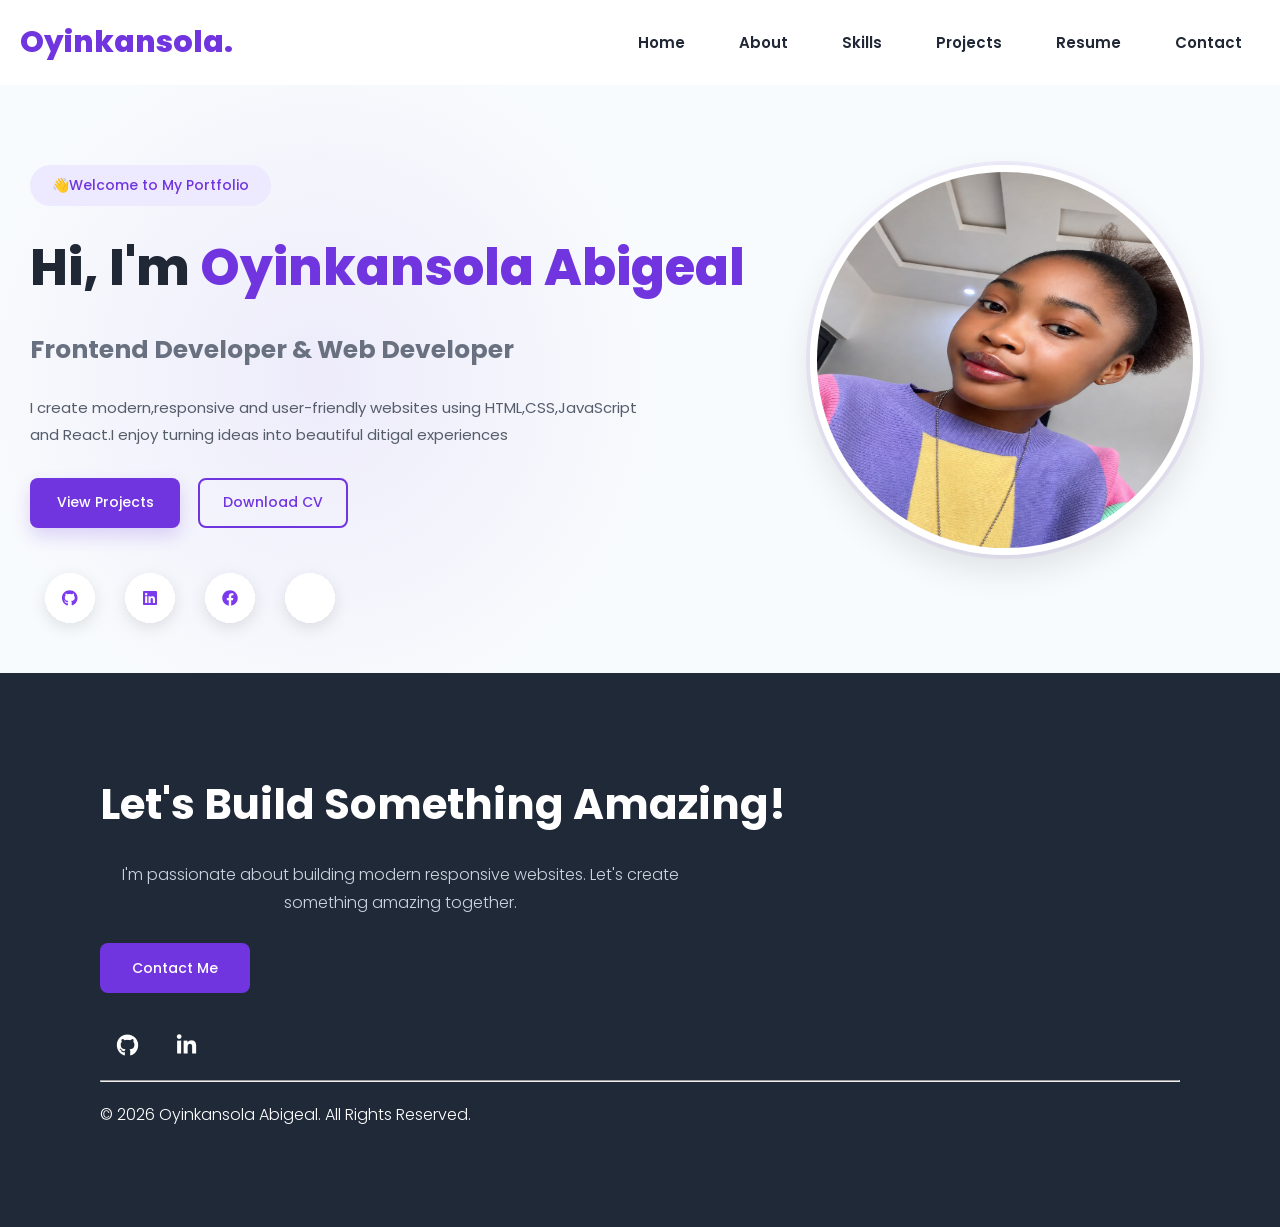
<file: index.html>
<!DOCTYPE html>
<html lang="en">
<head>
    <meta charset="UTF-8">
    <meta name="viewport" content="width=device-width, initial-scale=1.0">
    <title>Oyinkansola</title>
    <link rel="stylesheet" href="style.css">
</head>
<body>



    <!--Header-->

    <header class="header">

         <a class="but"  href="#">
            Oyinkansola<span>.</span>
        </a>

    


        <!---Navigation-->


<nav class="navbar">


    <a href="index.html" class="active">Home</a>
    <a href="about.html">About</a>
    <a href="skills.html">Skills</a>
    <a href="#projects.html">Projects</a>
    <a href="#resume.html">Resume</a>
    <a href="#contact.html">Contact</a>

</nav>


<!---mobile-->

<nav class="mobilenav">
    <input type="checkbox" id="menu-toggle" class="menu-toggle">

    <label for="menu-toggle" class="menu-btn">
        <img class="class"  src="assests/two icon.svg" alt="">
    </label>


<div class="mobile-menu">

    <li><a href="index.html" class="active">Home</a></li>
    <li><a href="about.html">About</a></li>
    <li><a href="skills.html">Skills</a></li>
    <li><a href="projects.html">Projects</a></li>
    <li><a href="resume.html">Resume</a></li>
    <li><a href="contact.html">Contact</a></li>

    </div>
</nav>

</header>



<!---Home section-->


<section class="home">

    <div class="home-cointainer">

        <!---LEFT CONTENT-->

        <img  class="my"  src="assests/port img.jpeg" alt="">
        
        <div class="home-content">

            <div class="welcome">👋Welcome to My Portfolio</div>

            <h1> Hi, I'm <span class="oyin">Oyinkansola Abigeal</span></h1>

            <h2>Frontend Developer &amp; Web Developer</h2>


            <p> I create modern,responsive and user-friendly websites using HTML,CSS,JavaScript and 
                React.I enjoy turning ideas into beautiful ditigal experiences</p>



                <div class="buttons">

                    <a href="#projects" class="btn primary">View Projects</a>

                    <a href="cv.pdf" class="btn secondary" download>Download CV</a>
                </div>


                <div class="socials">
                    <img class="idk" src="assests/ah.svg" alt="">
                    <img  class="idk" src="assests/what.svg" alt="">
                    <img  class="idk" src="assests/hmm.svg" alt="">
                    <img class="idk" src="assests/Link.svg" alt="">
                </div>
              </div>
             </div>


                <img  class="image-circle"  src="assests/port img.jpeg"
                  alt="oyinkansola">

    
    </div>
</section>


<!---Footer-->


<footer>

    <h2 class="build">Let's Build Something Amazing!</h2>

    <p class="buildp">I'm passionate about building modern responsive websites. Let's create something 
                     amazing together.</p>

    <div class="mee">
                      <a href="#me" class="btn me">Contact Me</a>

                      </div>

                      <div class="okay">

                      <img src="assests/opener.png" alt="">
                     <img src="assests/open.png" alt="">
                     </div>

    <hr>


    <small>© 2026 Oyinkansola Abigeal. All Rights Reserved.</small>
</footer>

</body>
</html>
</file>
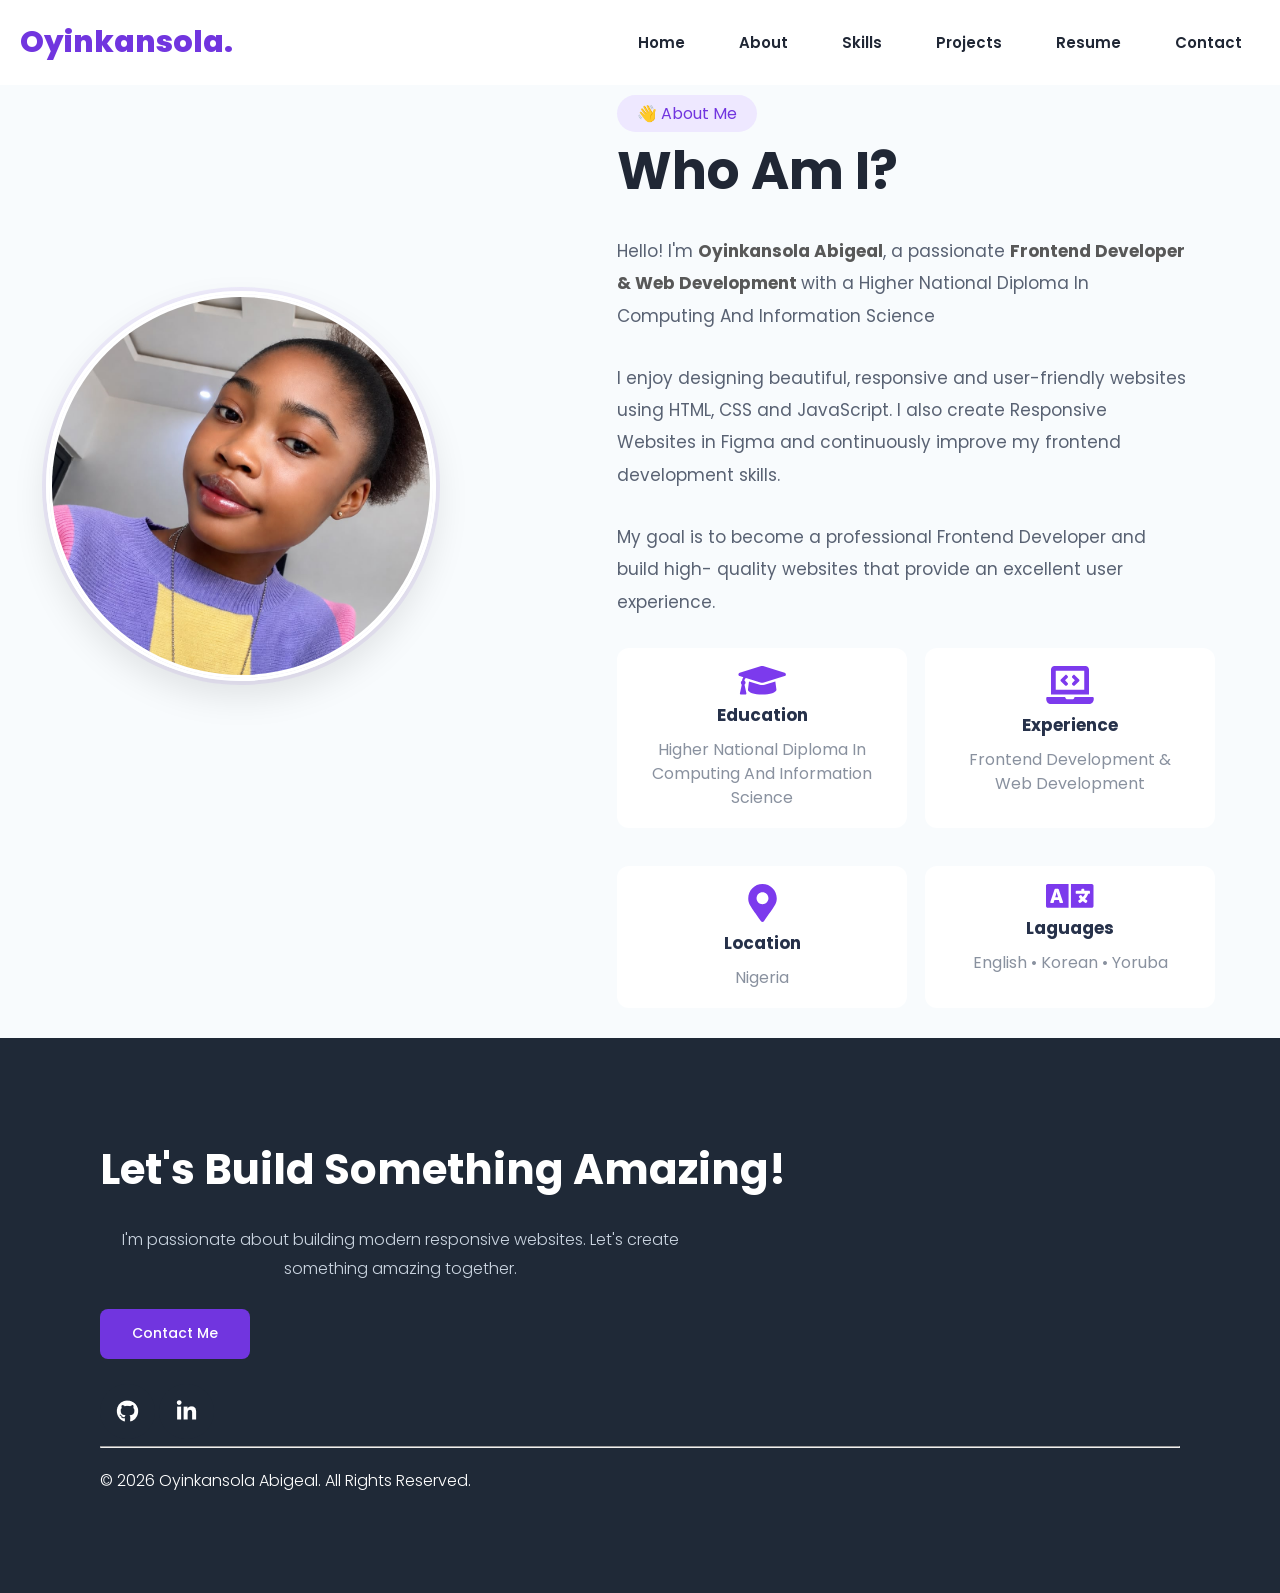
<file: about.html>
<!DOCTYPE html>
<html lang="en">
<head>
    <meta charset="UTF-8">
    <meta name="viewport" content="width=device-width, initial-scale=1.0">
    <title>About | Oyinkansola </title>
    <link rel="stylesheet" href="style.css">
</head>
<body>

    <!--Header-->

    <header class="header">


        <a class="but"  href="#">
            Oyinkansola<span>.</span>
        </a>


        <!---Navigation-->

        <nav class="navbar">

           <a href="index.html" class="active">Home</a>
           <a href="about.html" classs="active">About</a>
           <a href="skills.html">Skills</a>
           <a href="projects.html">Projects</a>
           <a href="resume.html">Resume</a>
           <a href="contact.html">Contact</a>

        </nav>

    



    <!---mobile-->

<nav class="mobilenav">
    <input type="checkbox" id="menu-toggle" class="menu-toggle">

    <label for="menu-toggle" class="menu-btn">
        <img class="class"  src="assests/two icon.svg" alt="">
    </label>

<div class="mobile-menu">



    <li><a href="index.html">Home</a></li>
    <li><a href="about.html"  class="active">About</a></li>
    <li><a href="skills.html">Skills</a></li>
    <li><a href="project.html">Projects</a></li>
    <li><a href="resume.html">Resume</a></li>
    <li><a href="contact.html">Contact</a></li>
</nav>
    </header>

    <section class="about">


        <div class="about-container">

             <img  class="my"  src="assests/port img.jpeg" alt="">

            <!--Right image-->

          <div class="about-image">

            <div class="about-circle">

            <img class="about-circle" src="assests/port img.jpeg" alt="">
            </div>

            </div>



            <div class="about-content">

                 <div class="about-badge">
            👋 About Me
        </div>

                <h2 class="who">Who Am I?</h2>

                <p class="whope">

                    Hello! I'm <strong>Oyinkansola Abigeal</strong>, a passionate 
                    <strong>Frontend Developer & Web Development </strong> 
                    with a Higher National Diploma In Computing
                             And Information Science</p>
                </p>

                <p class="whopn">
                    I enjoy designing beautiful, responsive and user-friendly websites using
                    HTML, CSS and JavaScript. I also create Responsive Websites in Figma and
                    continuously improve my frontend development skills.
                </p>

                <p class="whopm">
                    My goal is to become a professional Frontend Developer and build high-
                    quality websites that provide an excellent user experience.
                </p>

            



                <div class="about-cards">

                    <div class="about-card">

                        <img src="assests/education.svg" alt="">
                        <h3 class="tion">Education</h3>
                        <p class="tionp">Higher National Diploma In Computing
                             And Information Science</p>
                    </div>


                    <div class="about-card">

                        <img src="assests/computer.svg" alt="">
                        <h3 class="tion">Experience</h3>
                        <p class="tionp">Frontend Development & Web Development</p>
                    </div>


                    <div class="about-card" id="nigeria">

                        <img src="assests/location.svg" alt="">
                        <h3 class="tion">Location</h3>
                        <p class="tionp">Nigeria</p>
                    </div>


                    <div class="about-card" id="nigeria">

                        <img src="assests/sym.svg" alt="">
                        <h3 class="tion">Laguages</h3>
                        <p class="tionp">English • Korean • Yoruba</p>
                    </div>

                
            </div>
            </div>
        </div>
    </section>


    <!---Footer-->


<footer>

    <h2 class="build">Let's Build Something Amazing!</h2>

    <p class="buildp">I'm passionate about building modern responsive websites. Let's create something 
                     amazing together.</p>

    <div class="mee">
                      <a href="#me" class="btn me">Contact Me</a>

                      </div>

                      <div class="okay">

                      <img src="assests/opener.png" alt="">
                     <img src="assests/open.png" alt="">
                     </div>

    <hr>


    <small>© 2026 Oyinkansola Abigeal. All Rights Reserved.</small>
</footer>

</body>
</html>
</file>
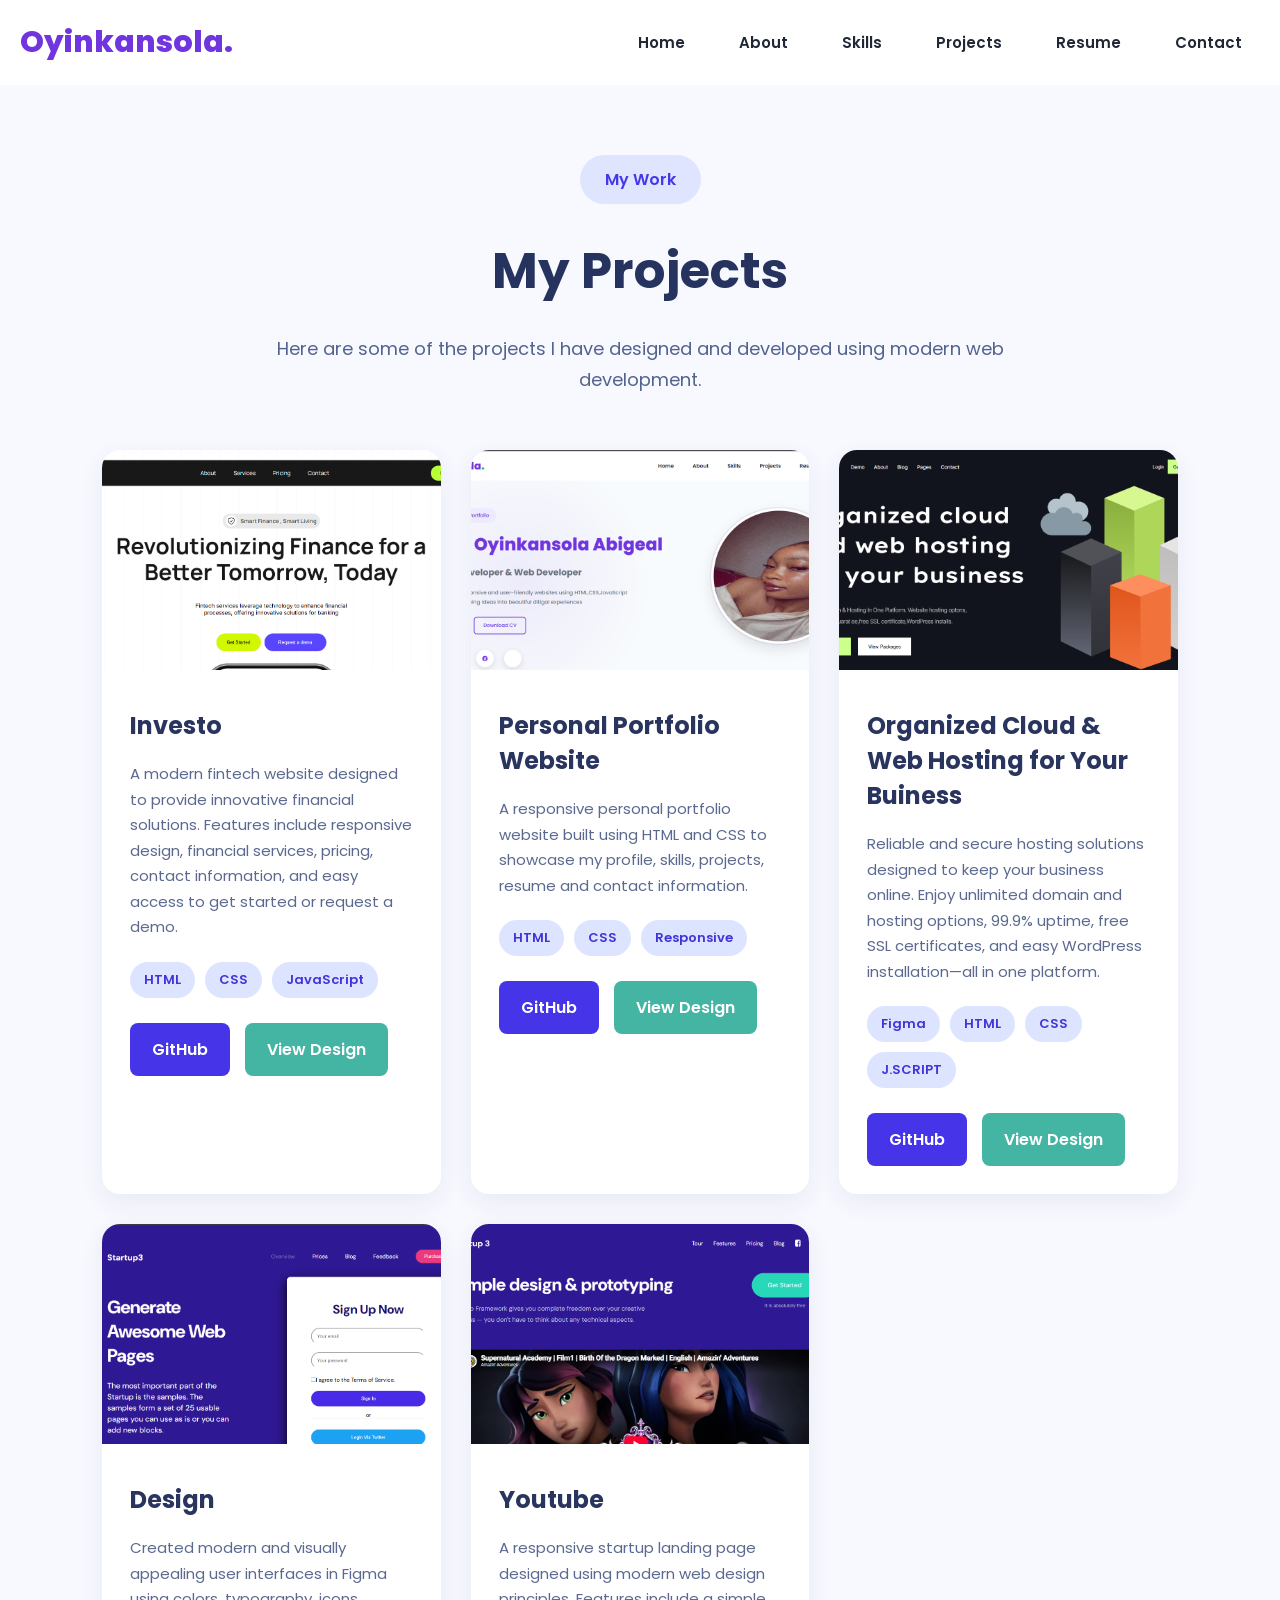
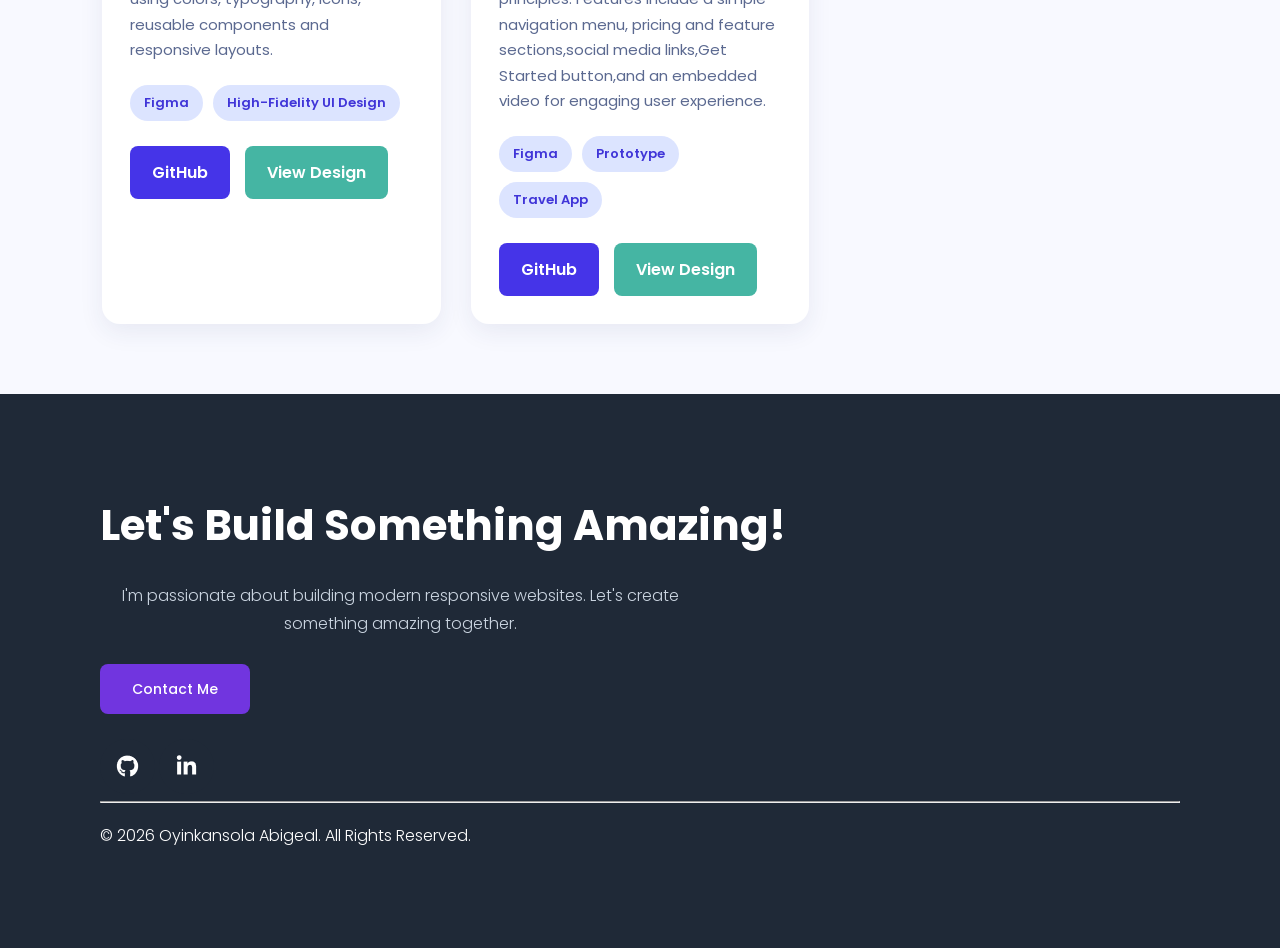
<file: projects.html>
<!DOCTYPE html>
<html lang="en">
<head>
    <meta charset="UTF-8">
    <meta name="viewport" content="width=device-width, initial-scale=1.0">
    <title>Oyinkansola</title>
    <link rel="stylesheet" href="style.css">
</head>
<body>
    


     <!---Header-->

    <header class="header">

       <a class="but"  href="#">
            Oyinkansola<span>.</span>
        </a>



        <nav class="navbar">

            <a href="index.html">Home</a>

            <a href="about.html">About</a>

            <a href="skills.html">Skills</a>

            <a href="projects.html" class="active">Projects</a>

            <a href="resume.html">Resume</a>

            <a href="contact.html">Contact</a>

        </nav>




 <!---mobile-->

   <nav class="mobilenav">
    <input type="checkbox" id="menu-toggle" class="menu-toggle">

    <label for="menu-toggle" class="menu-btn">
        <img class="class"  src="assests/two icon.svg" alt="">
    </label>

<div class="mobile-menu">



    <li><a href="index.html">Home</a></li>
    <li><a href="about.html" >About</a></li>
    <li><a href="skills.html" >Skills</a></li>
    <li><a href="projects.html" class="active">Projects</a></li>
    <li><a href="resume.html">Resume</a></li>
    <li><a href="contact.html">Contact</a></li>
</nav>

</header>

    <!-- PROJECTS SECTION -->


    <section class="projects-section">

        <div class="section-label">
           My Work
        </div>

        <h2 class="jets">My Projects</h1>

        <p class="projects-intro">
            Here are some of the projects I have designed and developed
            using modern web development.
        </p>


        
        <div class="projects-container">

        
            <div class="project-card">

                <img src="assests/Screenshot 2026-08-17 213615.png" alt="Smart Calculator">

                <div class="project-content">
                    <h2>Investo</h2>

                    <p>
                       A modern fintech website designed to provide innovative financial
                        solutions. Features include responsive design, financial services,
                        pricing, contact information, and easy access 
                        to get started or request a demo.
                    </p>

                    <div class="tags">
                        <span>HTML</span>
                        <span>CSS</span>
                        <span>JavaScript</span>
                    </div>

                    <div class="project-buttons">
                        <a href="#" class="github-btn">
                           
                            GitHub
                        </a>

                        <a href="#" class="design-btn">
                           
                            View Design
                        </a>
                    </div>
                </div>

            </div>


            
            <div class="project-card">

                <img src="assests/Screenshot 2026-08-17 220236.png" alt="Personal Portfolio">

                <div class="project-content">
                    <h2>Personal Portfolio Website</h2>

                    <p>
                        A responsive personal portfolio website built using
                        HTML and CSS to showcase my profile, skills,
                        projects, resume and contact information.
                    </p>

                    <div class="tags">
                        <span>HTML</span>
                        <span>CSS</span>
                        <span>Responsive</span>
                    </div>

                    <div class="project-buttons">
                        <a href="#" class="github-btn">
                           
                            GitHub
                        </a>

                        <a href="#" class="design-btn">
                          
                            View Design
                        </a>
                    </div>
                </div>

            </div>


            
            <div class="project-card">

                <img src="assests/Screenshot 2026-08-17 215122.png" alt="Wireframing Design">

                <div class="project-content">
                    <h2>Organized Cloud & Web Hosting for Your Buiness</h2>

                    <p>
                        Reliable and secure hosting solutions designed to keep
                         your business online. Enjoy unlimited domain and hosting options, 
                         99.9% uptime, free SSL certificates,
                         and easy WordPress installation—all in one platform.
                    </p>

                    <div class="tags">
                        <span>Figma</span>
                        <span>HTML</span>
                        <span>CSS</span>
                        <span>J.SCRIPT</span>
                    </div>

                    <div class="project-buttons">
                        <a href="#" class="github-btn">
                           
                            GitHub
                        </a>

                        <a href="#" class="design-btn">
                           
                            View Design
                        </a>
                    </div>
                </div>

            </div>


        
            <div class="project-card">

                <img src="assests/Screenshot 2026-08-17 215843.png" alt="High Fidelity UI Design">

                <div class="project-content">
                    <h2>Design</h2>

                    <p>
                        Created modern and visually appealing user
                        interfaces in Figma using colors, typography,
                        icons, reusable components and responsive layouts.
                    </p>

                    <div class="tags">
                        <span>Figma</span>
                        <span>High-Fidelity UI Design</span>
                    </div>

                    <div class="project-buttons">
                        <a href="#" class="github-btn">
                      
                            GitHub
                        </a>

                        <a href="#" class="design-btn">
                          
                            View Design
                        </a>
                    </div>
                </div>

            </div>


        
            <div class="project-card">

                <img src="assests/Screenshot 2026-08-17 214147.png" alt="Travel Booking App">

                <div class="project-content">
                    <h2>Youtube</h2>

                    <p>
                      A responsive startup landing page 
                      designed using modern web design principles.
                      Features include a simple navigation menu,
                      pricing and feature sections,social media links,Get Started button,and an 
                      embedded video for engaging user experience.
                    </p>

                    <div class="tags">
                        <span>Figma</span>
                        <span>Prototype</span>
                        <span>Travel App</span>
                    </div>

                    <div class="project-buttons">
                        <a href="#" class="github-btn">
                           
                            GitHub
                        </a>

                        <a href="#" class="design-btn">
                           
                            View Design
                        </a>
                    </div>
                </div>

            </div>

        </div>

    </section>



</body>
</html>















    <footer>

    <h2 class="build">Let's Build Something Amazing!</h2>

    <p class="buildp">I'm passionate about building modern responsive websites. Let's create something 
                     amazing together.</p>

    <div class="mee">
                      <a href="#me" class="btn me">Contact Me</a>

                      </div>

                      <div class="okay">

                      <img src="/assests/opener.png" alt="">
                     <img src="/assests/open.png" alt="">
                     </div>

    <hr>


    <small>© 2026 Oyinkansola Abigeal. All Rights Reserved.</small>
</footer>


</body>
</html>
</file>
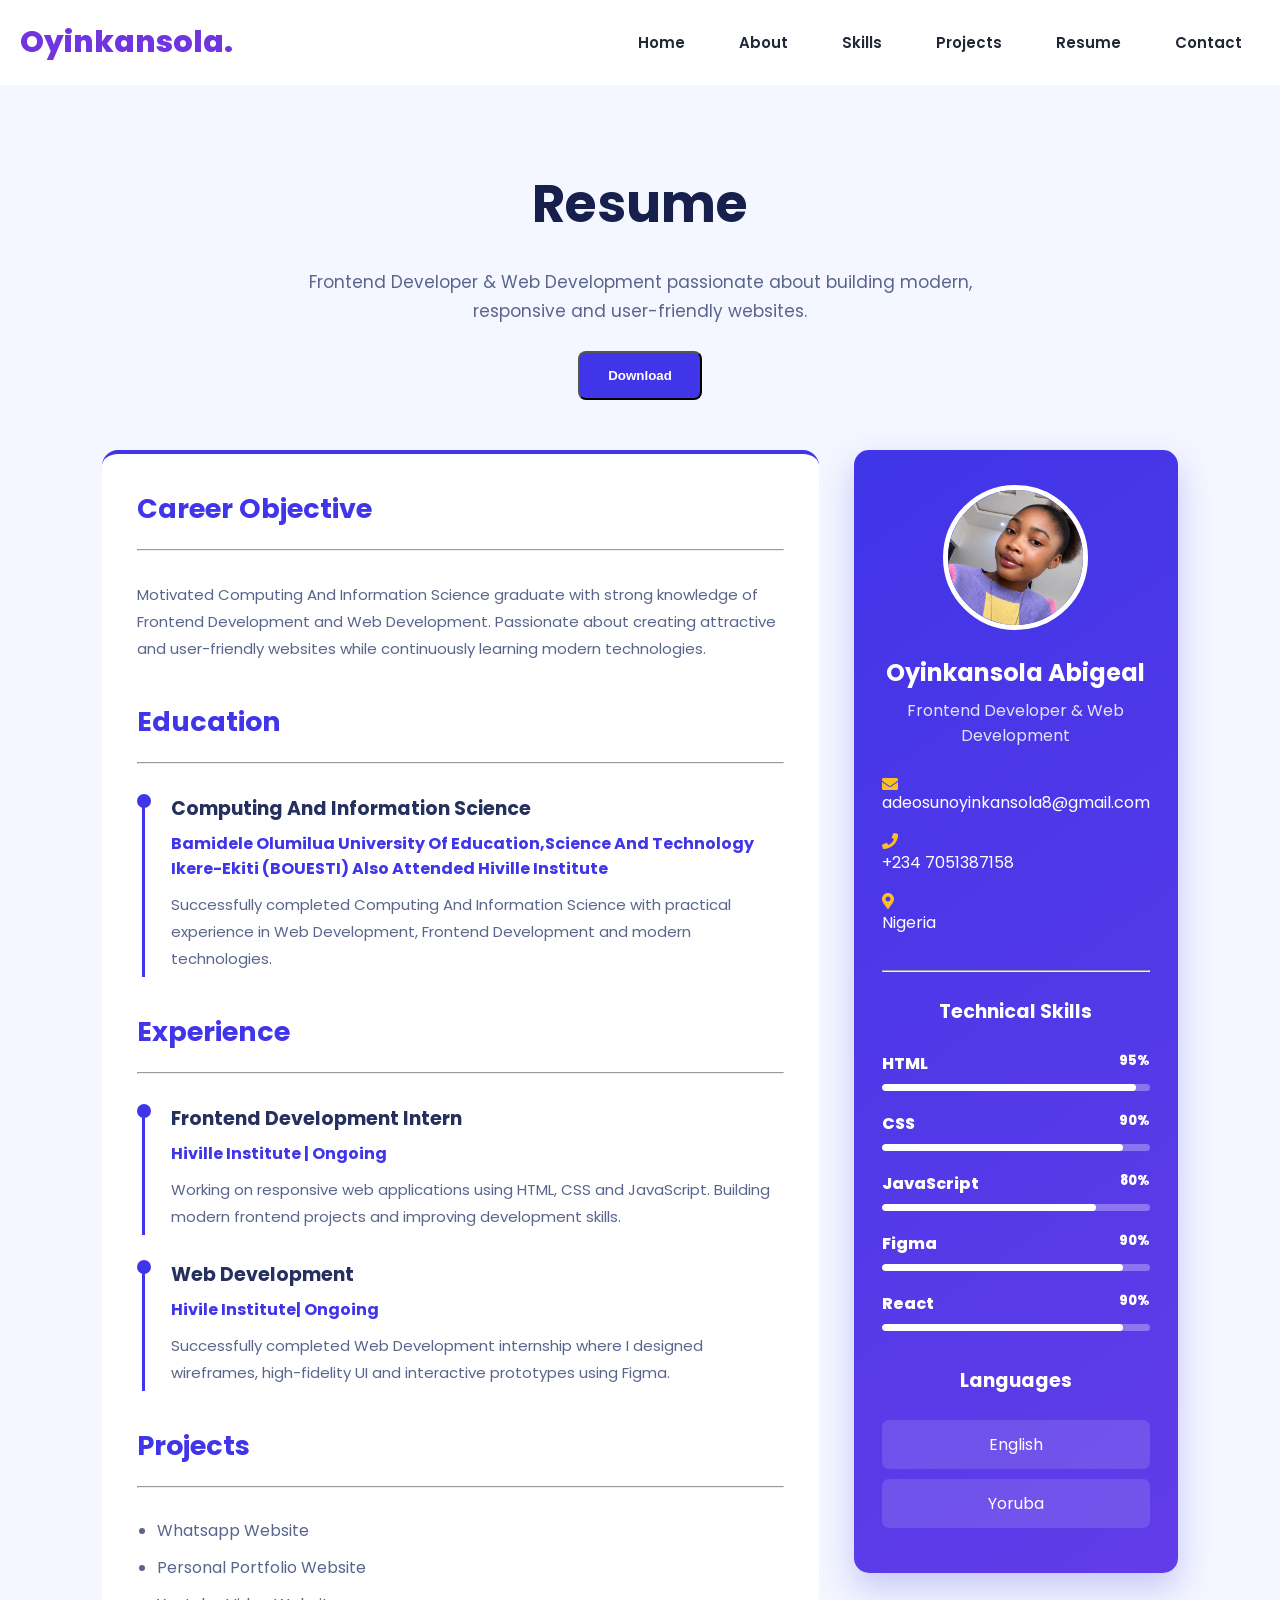
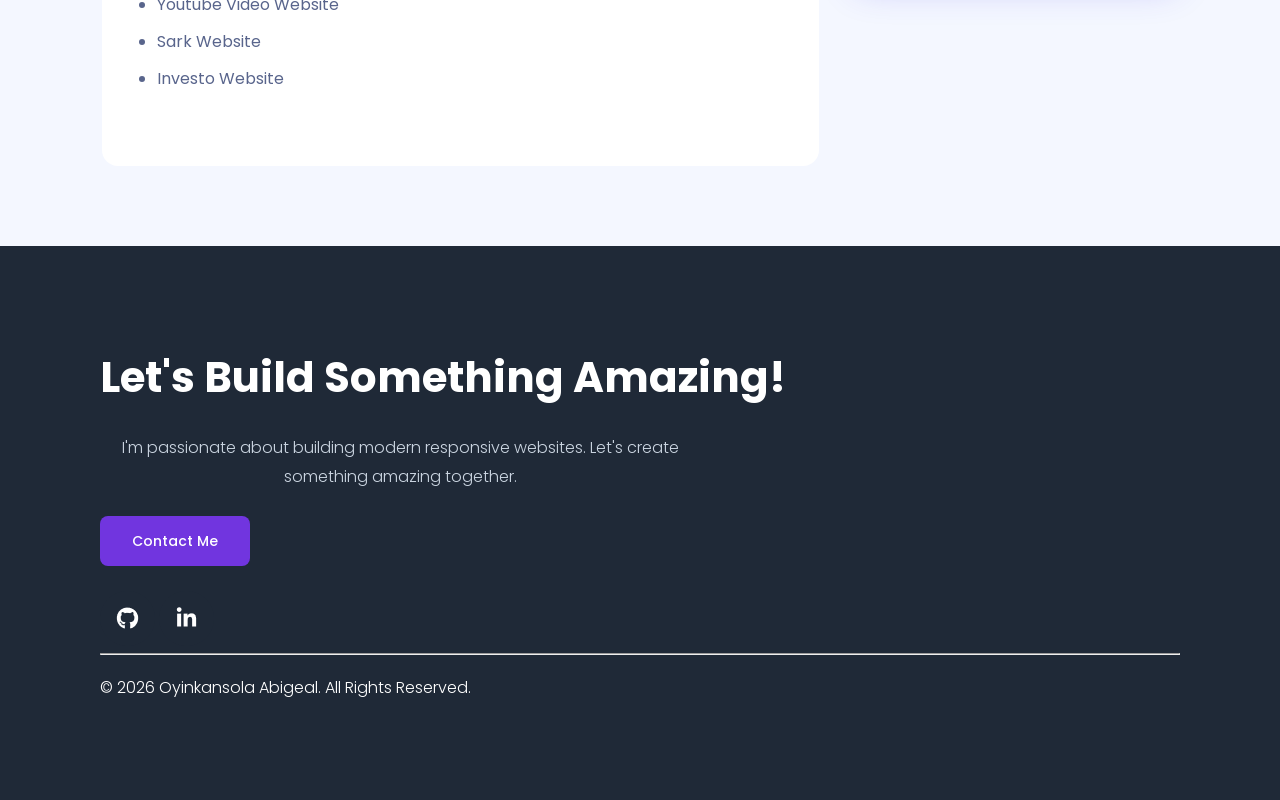
<file: resume.html>
<!DOCTYPE html>
<html lang="en">
<head>
    <meta charset="UTF-8">
    <meta name="viewport" content="width=device-width, initial-scale=1.0">
    <title>Resume | Oyinkansola Abigeal</title>

    <link rel="stylesheet" href="style.css">


</head>

<body>

    <!--Header-->

    <header class="header">

      
       <a class="but"  href="#">
            Oyinkansola<span>.</span>
        </a>
    


        <!---Navigation-->


<nav class="navbar">


    <a href="index.html">Home</a>
    <a href="about.html">About</a>
    <a href="skills.html">Skills</a>
    <a href="projects.html">Projects</a>
    <a href="resume.html" class="active">Resume</a>
    <a href="contact.html">Contact</a>

</nav>




<!---mobile-->

   <nav class="mobilenav">
    <input type="checkbox" id="menu-toggle" class="menu-toggle">

    <label for="menu-toggle" class="menu-btn">
        <img class="class"  src="assests/two icon.svg" alt="">
    </label>

<div class="mobile-menu">



    <li><a href="index.html">Home</a></li>
    <li><a href="about.html" >About</a></li>
    <li><a href="skills.html" >Skills</a></li>
    <li><a href="projects.html" >Projects</a></li>
    <li><a href="resume.html" class="active">Resume</a></li>
    <li><a href="contact.html">Contact</a></li>

</nav>

    </header>


    <section class="resume-section">



        <div class="resume-heading">

            <h2 class="sum">Resume</h2>

            <p class="sump">
                Frontend Developer & Web Development passionate about building
                modern, responsive and user-friendly websites.
            </p>

           
            <button class="load">Download </button>
        </div>


        <div class="resume-container">

            
            <div class="resume-left">

             
                <div class="resume-box">

                    <h2 class="car">Career Objective</h2>
<hr class="des">
                    <p class="carp">
                        Motivated Computing And Information Science graduate with strong
                        knowledge of Frontend Development and Web Development.
                        Passionate about creating attractive and user-friendly
                        websites while continuously learning modern technologies.
                    </p>

                </div>


                <div class="resume-box">

                    <h2 class="cate">Education</h2>


                    <hr class="des">


                    <div class="timeline-item">

                        <div class="timeline-dot"></div>

                        <div>
                            <h3 class=" infor">
                                Computing And Information Science
                            </h3>

                            <h4 >Bamidele Olumilua University Of Education,Science 
                                And Technology Ikere-Ekiti  (BOUESTI)
                             Also Attended Hiville Institute</h4>

                            <p class="inforp">
                                Successfully completed Computing And Information Science
                                with practical experience in Web Development,
                                Frontend Development and modern technologies.
                            </p>
                        </div>

                    </div>

                </div>


                <div class="resume-box">

                    <h2 class="car">Experience</h2>


                    <hr class="des">



                    <div class="timeline-item">

                        <div class="timeline-dot"></div>

                        <div>
                            <h3 class="infor">Frontend Development Intern</h3>

                            <h4>Hiville Institute | Ongoing</h4>

                            <p class="inforp">
                                Working on responsive web applications using
                                HTML, CSS and JavaScript. Building modern
                                frontend projects and improving development skills.
                            </p>
                        </div>

                    </div>


                    <div class="timeline-item">

                        <div class="timeline-dot"></div>

                        <div>
                            <h3 class="infor">Web Development</h3>

                            <h4>Hivile Institute| Ongoing</h4>

                            <p class="inforp">
                                Successfully completed Web Development internship where
                                I designed wireframes, high-fidelity UI and
                                interactive prototypes using Figma.
                            </p>
                        </div>

                    </div>

                </div>


                <div class="resume-box">

                    <h2>Projects</h2>

                    <hr class="des">


                    <ul class="project-list">

                        <li>Whatsapp Website</li>

                        <li>Personal Portfolio Website</li>

                        <li>Youtube Video Website</li>

                        <li>Sark Website</li>

                        <li>Investo Website</li>

                    </ul>

                </div>

            </div>



            <aside class="resume-right">

            
                <div class="profile-card">

                    <img class="yin" src="assests/port img.jpeg" alt="Profile">

                    <h2 class="kan">Oyinkansola Abigeal</h2>

                    <p class="kanp">
                        Frontend Developer & Web Development
                    </p>


                    
                    <div class="profile-contact">

                        <p>
                            <img class="omo" src="assests/bol.svg" alt="">
                           <span class="com"> adeosunoyinkansola8@gmail.com</span>
                        </p>

                        <p>
                            <img class="omo" src="assests/pisss.svg" alt="">
                            <span class="com">+234 7051387158</span>
                        </p>

                        <p>
                           <img class="omo" src="assests/hiss.svg" alt="">
                            <span class="com">Nigeria</span>
                        </p>

                    </div>

<hr>
                    <div class="technical-skills">

                        <h3>Technical Skills</h3>

                        <div class="skill">
                            <div>
                                <span class="code">HTML</span>
                                <span class="cod">95%</span>
                            </div>

                            <div class="skill-bar">
                                <span style="width:95%"></span>
                            </div>
                        </div>


                        <div class="skill">
                            <div>
                                <span class="code">CSS</span>
                                <span class="cod">90%</span>
                            </div>

                            <div class="skill-bar">
                                <span style="width:90%"></span>
                            </div>
                        </div>


                        <div class="skill">
                            <div>
                                <span class="code">JavaScript</span>
                                <span class="cod">80%</span>
                            </div>

                            <div class="skill-bar">
                                <span style="width:80%"></span>
                            </div>
                        </div>


                        <div class="skill">
                            <div>
                                <span class="code">Figma</span>
                                <span class="cod">90%</span>
                            </div>

                            <div class="skill-bar">
                                <span style="width:90%"></span>
                            </div>
                        </div>


                        <div class="skill">
                            <div>
                                <span class="code">React</span>
                                <span class="cod">90%</span>
                            </div>

                            <div class="skill-bar">
                                <span style="width:90%"></span>
                            </div>
                        </div>

                    </div>


                
                    <div class="languages">

                        <h3>Languages</h3>

                        <span>English</span>
                        <span>Yoruba</span>

                    </div>

                </div>

            </aside>

        </div>

    </section>


   <!---Footer-->


<footer>

    <h2 class="build">Let's Build Something Amazing!</h2>

    <p class="buildp">I'm passionate about building modern responsive websites. Let's create something 
                     amazing together.</p>

    <div class="mee">
                      <a href="#me" class="btn me">Contact Me</a>

                      </div>

                      <div class="okay">

                      <img src="assests/opener.png" alt="">
                     <img src="assests/open.png" alt="">
                     </div>

    <hr>


    <small>© 2026 Oyinkansola Abigeal. All Rights Reserved.</small>
</footer>

</body>
</html>
</file>
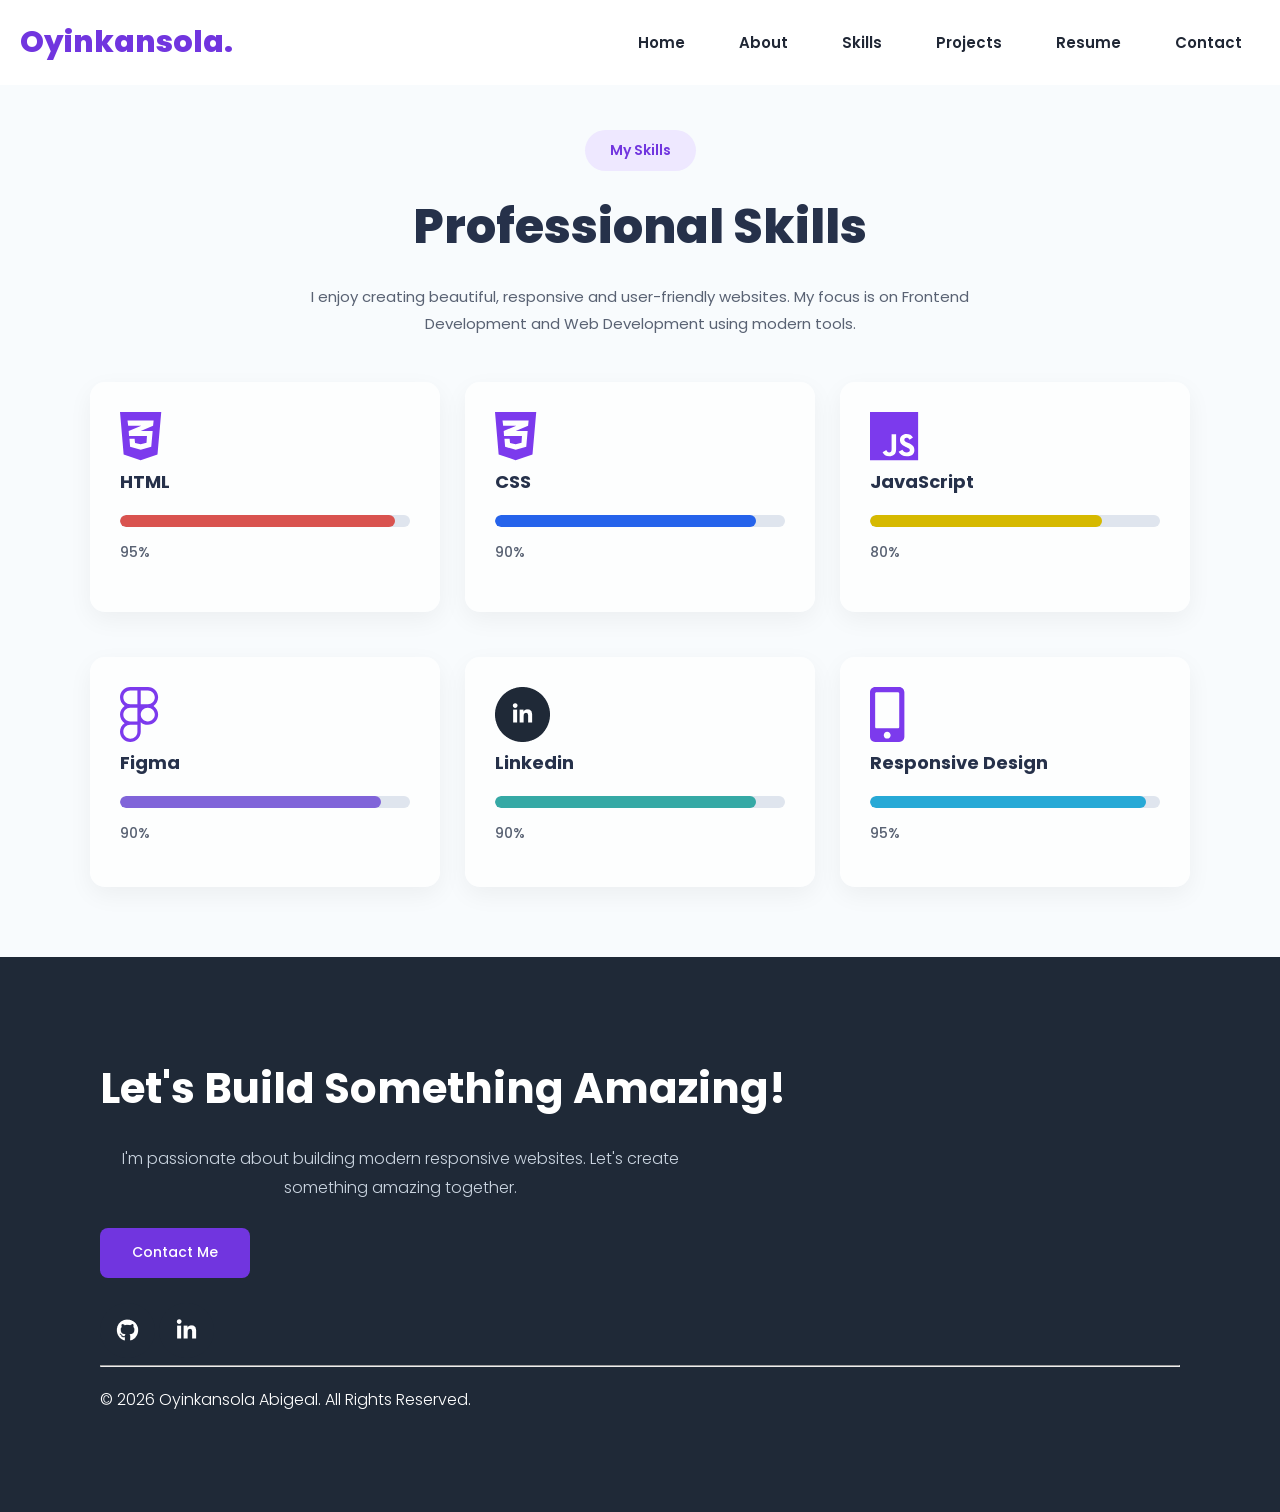
<file: skills.html>
<!DOCTYPE html>
<html lang="en">
<head>
    <meta charset="UTF-8">
    <meta name="viewport" content="width=device-width, initial-scale=1.0">
    <title>Oyinkansola</title>
    <link rel="stylesheet" href="style.css">
</head>
<body>
    

      <!---Header-->

    <header class="header">

         <a class="but"  href="#">
            Oyinkansola<span>.</span>
        </a>


        <nav class="navbar">

            <a href="index.html">Home</a>

            <a href="about.html">About</a>

            <a href="skills.html" class="active">Skills</a>

            <a href="projects.html">Projects</a>

            <a href="resume.html">Resume</a>

            <a href="contact.html">Contact</a>

        </nav>



     <!---mobile-->

   <nav class="mobilenav">
    <input type="checkbox" id="menu-toggle" class="menu-toggle">

    <label for="menu-toggle" class="menu-btn">
        <img class="class"  src="assests/two icon.svg" alt="">
    </label>


<div class="mobile-menu">


    <li><a href="index.html">Home</a></li>
    <li><a href="about.html" >About</a></li>
    <li><a href="skills.html"  class="active">Skills</a></li>
    <li><a href="projects.html">Projects</a></li>
    <li><a href="resume.html">Resume</a></li>
    <li><a href="contact.html">Contact</a></li>
</nav>

</header>


    <section class="skills">

        <div class="skills-badge">
            My Skills
        </div>

        <h2 class="skill">
            Professional Skills
        </h2>

        <p class="skills-intro">
            I enjoy creating beautiful, responsive and
            user-friendly websites. My focus is on
            Frontend Development and Web Development using
            modern tools.
        </p>


        <div class="skills-container">

            <div class="skill-card">

                <img src="assests/hmi.svg" id="noo" alt="image">

                <h3 class="ok">HTML</h3>

                <div class="progress">
                    <div class="progress-bar html"></div>
                </div>

                <span>95%</span>

            </div>



            <div class="skill-card">

                <img src="assests/cse.svg"  id="noo" alt="image">

                <h3 class="ok">CSS</h3>

                <div class="progress">
                    <div class="progress-bar css"></div>
                </div>

                <span>90%</span>

            </div>


            <!-- JAVASCRIPT -->

            <div class="skill-card">

            <img src="assests/js.svg" id="noo" alt="image">

                <h3 class="ok">JavaScript</h3>

                <div class="progress">
                    <div class="progress-bar javascript"></div>
                </div>

                <span>80%</span>

            </div>



            <div class="skill-card" id="animation">

            <img src="assests/figma.svg" alt="image">

                <h3>Figma</h3>

                <div class="progress">
                    <div class="progress-bar figma"></div>
                </div>

                <span>90%</span>

            </div>



            <div class="skill-card" id="animation">

                <img src="assests/open.png" alt="image">

                <h3>Linkedin</h3>

                <div class="progress">
                    <div class="progress-bar uiux"></div>
                </div>

                <span>90%</span>

            </div>



            <div class="skill-card" id="animation">

                <img src="assests/respon.svg" alt="image">

                <h3>Responsive Design</h3>

                <div class="progress">
                    <div class="progress-bar responsive"></div>
                </div>

                <span>95%</span>

            </div>

        </div>

    </section>



     <!---Footer-->


<footer>

    <h2 class="build">Let's Build Something Amazing!</h2>

    <p class="buildp">I'm passionate about building modern responsive websites. Let's create something 
                     amazing together.</p>

    <div class="mee">
                      <a href="#me" class="btn me">Contact Me</a>

                      </div>

                      <div class="okay">

                      <img src="assests/opener.png" alt="">
                     <img src="assests/open.png" alt="">
                     </div>

    <hr>


    <small>© 2026 Oyinkansola Abigeal. All Rights Reserved.</small>
</footer>


</body>
</html>
</file>
<file: style.css>
@import url('https://fonts.googleapis.com/css2?family=Poppins:ital,wght@0,100;0,200;0,300;0,400;0,500;0,600;0,700;0,800;0,900;1,100;1,200;1,300;1,400;1,500;1,600;1,700;1,800;1,900&display=swap');




*{
    margin: 0;
    padding: 0;
    box-sizing: border-box;
}

html{
    scroll-behavior: smooth;
}

body{
    font-family: "Poppins",sans-serif;
    background: #f8fbfd;
    color: #202735;
}


.header{
    width: 100%;
    height: 85px;
    background: #ffffff;
    display: flex;
    padding: 20px;
    align-items: center;
    justify-content: space-between;
    position: relative;
    z-index: 10;
}

.mobilenav{
    display: none;
}


.but {
    font-size: 30px;
    font-weight: 800;
    color: #7135df;
    text-decoration: none;
}

.logo span{
    color:#19a97b;
}

.navbar{
    display:flex;
    align-items: center;
    justify-self: center;
    gap: 18px;
}

.my{
    display: none;
}
.navbar a{
    text-decoration: none;
    color: #202735;
    font-size: 15px;
    font-weight: 600;
    padding: 11px 18px;
    border-radius: 30px;
    transition: 0.3s ease;
}

.navbar a:hover{
    color: black;
    background: #7135df;
    color: #ffffff;
    box-shadow: 0 6px 15px rgba(113, 53, 223, 0.2);
}

.home{
    min-height: calc(100vh-85px);
    background: radial-gradient(circle at 25% 50%,rgba(113,53,223,0.08),transparent 35%),#f8fbfd;
    display: flex;
    justify-content: space-between;
    padding: 30px;
}

.home-container{
    max-width: 1200px;
    min-height: 650px;
    margin: auto;
    
    align-items: center;
    display: flex;
}

/*LEFT CONTENT*/

.home-content{
    padding-right: 30px;
}

.welcome{
    width: fit-content;
    padding: 10px 22px;
    border-radius: 30px;
    margin-top: 50px;
    background: #EDE9FE;
    color: #7135df;
    font-size: 14px;
    font-weight: 500;
    margin-bottom: 25px;
}

.home-content h1{
    font-size: 50px;
    width: 100%;
    line-height: 1.5;
    font-weight: 800;
    color: #202735;
    margin-bottom: 25px;
}

.oyin{
    color: #7135df;
}

.home-content h2{
    font-size: 25px;
    line-height: 1.5;
    font-weight: 700;
    color: #697180;
    margin-bottom: 25px;
}

.home-content > p{
    max-width: 620px;
    font-size: 15px;
    line-height: 1.8;
    color: #555d6b;
    margin-bottom: 30px;
}

.buttons{
    display: flex;
    align-items: center;
    gap: 18px;
    margin-bottom: 35px;
}

.btn{
    display: inline-flex;
    align-items: center;
    justify-content: center;
    width: 150px;
    height: 50px;
    border-radius: 8px;
    text-decoration: none;
    font-size: 14px;
    font-weight: 500;
    transition: 0.3s ease;
}

.primary{
    background: #7135df;
    color: white;
    box-shadow: 0 8px 18px rgba(113, 53, 223, 0.2);
}

.primary:hover{
    box-shadow: 0 12px rgba(113, 53, 223, 0.3);
    transform:translateY(-3px)
}

.secondary{
    border:2px solid #7135df;
    color:#7135df;
    background: transparent;
}

.secondary:hover{
    background: #7135df;
    color: white;
}

.socials{
    display: flex;
    align-items: center;
}

.hero-left{
    display: flex;
}

.image-circle{
    width: 390px;
    height: 390px;
    margin-top: 50px;
    margin-right: 50px;
    border-radius: 50%;
    display: flex;
    overflow: hidden;
    border: 7px solid white;
    box-shadow: 0 15px 35px rgba(0,0,0,0.1),0 0 0 4px rgba(113,53,223,0.08);
    animation: popInOut 3s ease-in-out ;
}


@keyframes popInOut{
    0%{
        opacity: 1;
        transform: scale(1);
    }
    50%{
        opacity: 0;
        transform: scale(0);
    }
    100%{
        opacity: 1;
        transform: scale(1);
    }
}

.image-circle img {
    width: 100%;
    height: 100%;
    object-fit: cover;
}









/*About*/

.about{
    min-height: 650px;
    background: #f8fbfd;
}

.about-badge{
     width: fit-content;
   
    padding: 6px 20px;
    border-radius: 30px;
    margin-top: 10px;

    background: #eee8ff;
    color: #7135df;
}

.about-container{
    max-width: 1150px;
    margin: auto;
    display: grid;
    grid-template-columns: 48% 52%;
}

.about-image{
    display: flex;
    margin-bottom: 150px;
    align-items: center;
    justify-content: center;
    min-height: 570px;
    margin-right: 200px;
    justify-self: center;
    animation: popInOut 3s ease-in-out ;
}


@keyframes popInOut{
    0%{
        opacity: 1;
        transform: scale(1);
    }
    50%{
        opacity: 0;
        transform: scale(0);
    }
    100%{
        opacity: 1;
        transform: scale(1);
    }
}

.about-circle{
    width: 390px;
    height: 390px;
    border-radius: 50%;
    overflow: hidden;
    border: 3px solid white;
    box-shadow: 0 15px 35px rgba(0,0,0,0.1),0 0 0 4px rgba(113,53,223,0.08);
}

.about-circle img{
    width: 100%;
    height: 100%;
    object-fit: cover;
}

#nigeria{
    animation: slideUp 2s ease-out;
    margin-top: 20px;
}

@keyframes slideUp {
    from {
    opacity: 0;
    transform: translateY(30px);
}
    to {
    opacity: 1;
    transform: translateY(0);
}

}

.who{
    font-size: 52px;
    font-weight: bold;
    margin-bottom: 25px;
}

.whope{
    max-width: 570px;
    color: #596273;
    font-size: 17px;
    line-height: 32.3px;
    
    margin-bottom: 30px;
}

.whopn{
    max-width: 570px;
    color: #596273;
    font-size: 17px;
    line-height: 32.3px;
    margin-bottom: 30px;
}

.whopm{
    max-width: 570px;
    color: #596273;
    font-size: 17px;
    line-height: 32.3px;

    margin-bottom: 30px;
}

.about-content strong{
    color: #585858;
}

.about-card{
    min-height: 135px;
    padding: 18px 30px;
    text-align: center;
    background:white;
    border-radius: 12px;
}

.about-cards{
    display: grid;
    grid-template-columns: repeat(2,1fr);
    gap: 18px;
    margin-top: 30px;
    margin-bottom: 30px;

}
.tion{
    color: #26314a;
    font-size: 17px;
    margin-bottom: 10px;
}

.tionp{
    color: #89919f;
    font-size: 16px;
    line-height: 1.5;
}


/*skills*/


.skills {
    min-height: 650px;
    padding: 45px 7% 70px;
    background: #f8fbfd;
    text-align: center;
}


.skills-badge {
    display: inline-block;
    padding: 10px 25px;
    background: #eee8ff;
    color: #7135df;
    border-radius: 30px;
    font-size: 14px;
    font-weight: 600;
    margin-bottom: 20px;
}

#animation{
    animation: slideUp 1s ease-out;
    margin-top: 20px;
}

@keyframes slideUp {
    from {
    opacity: 0;
    transform: translateY(30px);
}
    to {
    opacity: 1;
    transform: translateY(0);
}
}

.skill{
    font-size: 48px;
    font-weight: 800;
    color: #26314a;
    margin-bottom: 15px;
}


.skills-intro {
    max-width: 700px;
    margin: 0 auto 45px;
    color: #596273;
    font-size: 15px;
    line-height: 1.8;
}


.skills-container {
    max-width: 1200px;
    margin: auto;

    display: grid;

    grid-template-columns: repeat(3, 1fr);

    gap: 25px;
}



.skill-card {
    background: rgba(255, 255, 255, 0.8);

    min-height: 230px;

    padding: 30px;

    border-radius: 15px;

    text-align: left;

    box-shadow: 0 8px 25px rgba(0, 0, 0, 0.05);
}

.skill-icon {
    font-size: 45px;
    color: #7135df;

    margin-bottom: 20px;
}


.skill-card h3 {
    font-size: 18px;
    color: #26314a;

    margin-bottom: 20px;
}


.progress {
    width: 100%;
    height: 12px;

    background: #dfe5ee;

    border-radius: 20px;

    overflow: hidden;

    margin-bottom: 12px;
}




.progress-bar {
    height: 100%;

    border-radius: 20px;
}




.html {
    width: 95%;
    background: #d9534f;
}

.css {
    width: 90%;
    background: #2563eb;
}

.javascript {
    width: 80%;
    background: #d6b900;
}

.figma {
    width: 90%;
    background: #8064d9;
}

.uiux {
    width: 90%;
    background: #35a9a5;
}

.responsive {
    width: 95%;
    background: #27a9d6;
}



.skill-card span {
    font-size: 14px;
    color: #596273;
    font-weight: 500;
}





/* =========================
   PROJECTS PAGE
========================= */

.projects-section {
    background: #f8f9ff;
    padding: 70px 8%;
    min-height: 100vh;
    text-align: center;
}

.section-label {
    display: inline-block;
    background: #dce4ff;
    color: #3f32d8;
    padding: 12px 22px;
    border-radius: 30px;
    font-weight: 600;
    margin-bottom: 20px;
}

.projects-section h2 {
    font-size: 50px;
    color: #26335f;
    margin: 10px 0 25px;
}

.projects-intro {
    max-width: 750px;
    margin: 0 auto 55px;
    color: #53638f;
    font-size: 18px;
    line-height: 1.7;
}




.projects-container {
    display: grid;
    grid-template-columns: repeat(3, 1fr);
    gap: 30px;
    max-width: 1200px;
    margin: auto;
}

.project-card {
    background: #fff;
    border-radius: 18px;
    overflow: hidden;
    text-align: left;
    box-shadow: 0 8px 25px rgba(40, 50, 100, 0.08);
    transition: 0.3s ease;
}

.project-card:hover {
    transform: translateY(-8px);
}


.project-card img {
    width: 100%;
    height: 220px;
    object-fit: cover;
    display: block;
}




.project-content {
    padding: 28px;
}

.project-content h2 {
    color: #29355f;
    font-size: 24px;
    margin-bottom: 18px;
}

.project-content p {
    color: #5b6990;
    line-height: 1.7;
    font-size: 15px;
    margin-bottom: 22px;
}



.tags {
    display: flex;
    flex-wrap: wrap;
    gap: 10px;
    margin-bottom: 25px;
}

.tags span {
    background: #dce4ff;
    color: #4035d8;
    padding: 8px 14px;
    border-radius: 20px;
    font-size: 13px;
    font-weight: 600;
}



.project-buttons {
    display: flex;
    gap: 15px;
}

.project-buttons a {
    text-decoration: none;
    padding: 14px 22px;
    border-radius: 8px;
    font-weight: 600;
    display: flex;
    align-items: center;
    gap: 8px;
}

.github-btn {
    background: #4534e8;
    color: white;
}

.design-btn {
    background: #45b5a3;
    color: white;
}





/*Resume*/


.header{
    width: 100%;
    height: 85px;
    background: #ffffff;
    display: flex;
    padding: 20px;
    align-items: center;
    justify-content: space-between;
    position: relative;
    z-index: 10;
}

.logo {
    font-size: 30px;
    font-weight: 800;
    color: #7135df;
}

.logo span{
    color:#19a97b;
}

.navbar{
    display:flex;
    align-items: center;
    justify-self: center;
    gap: 18px;
}

.navbar a{
    text-decoration: none;
    color: #202735;
    font-size: 15px;
    font-weight: 600;
    padding: 11px 18px;
    border-radius: 30px;
    transition: 0.3s ease;
}

.navbar a:hover{
    color: black;
    background: #7135df;
    color: #ffffff;
    box-shadow: 0 6px 15px rgba(113, 53, 223, 0.2);
}


.resume-section {
    padding: 80px 8%;
    background: #f4f7ff;
    min-height: 100vh;
}




.resume-heading {
    text-align: center;
    margin-bottom: 50px;
}

.sum{
    font-size: 52px;
    color: #17204d;
    margin-bottom: 25px;
}

.sump {
    max-width: 700px;
    margin: auto;
    color: #59658c;
    line-height: 1.7;
    font-size: 17px;
    width: 672px;
}



.load {
    display: inline-block;
    margin-top: 25px;
    padding: 15px 28px;
    background: #4035e8;
    color: white;
    text-decoration: none;
    border-radius: 8px;
    font-weight: 600;
    transition: 0.3s;
}

.load:hover {
    transform: translateY(-3px);
    background: #3025d0;
}

.download-btn i {
    margin-right: 8px;
}

.resume-container {
    display: grid;
    grid-template-columns: 2fr 0.8fr;
    gap: 35px;
    align-items: start;
}


.resume-left {
    background: white;
    padding: 35px;
    border-radius: 16px;
    border-top: 4px solid #4035e8;


}

.resume-box {
    margin-bottom: 40px;
    
}

.resume-box h2 {
    color: #4035e8;
    font-size: 27px;
    margin-bottom: 20px;
}

.resume-box p {
    color: #59658c;
    line-height: 1.8;
    font-size: 15px;
}


.des{
    color: #585858;
    margin-bottom: 30px;
}

.timeline-item {
    display: flex;
    gap: 20px;
    position: relative;
    margin-bottom: 30px;
}

.timeline-item::before {
    content: "";
    position: absolute;
    left: 5px;
    top: 5px;
    width: 3px;
    height: 100%;
    background: #4035e8;
}

.timeline-dot {
    width: 14px;
    height: 14px;
    background: #4035e8;
    border-radius: 50%;
    flex-shrink: 0;
    position: relative;
    z-index: 2;
}

.timeline-item h3 {
    color: #25305e;
    font-size: 19px;
    margin-bottom: 8px;
}

.timeline-item h4 {
    color: #4035e8;
    margin-bottom: 10px;
}

.com{
    font-size: 16px;
}


.project-list {
    padding-left: 20px;
}

.project-list li {
    color: #59658c;
    margin-bottom: 12px;
}


.resume-right {
    position: sticky;
    top: 100px;
}

.profile-card {
    background: linear-gradient(145deg, #4035e8, #623ce8);
    color: white;
    padding: 35px 28px;
    border-radius: 15px;
    text-align: center;
    box-shadow: 0 15px 35px rgba(64, 53, 232, 0.25);
}

.omo{
    display: flex;
}


.yin {
    width: 145px;
    height: 145px;
    border-radius: 50%;
    object-fit: cover;
    border: 5px solid white;
    margin-bottom: 18px;
}
.kan{
    font-size: 24px;
    margin-bottom: 8px;
}

.kanp {
    font-size: 16px;
    opacity: 0.85;
    margin-bottom: 30px;
}




.profile-contact {
    text-align: left;
    margin-bottom: 35px;
}

.profile-contact p {
    font-size: 13px;
    margin: 18px 0;
}

.omo{
    display: flex;
}

.com{
    font-size: 16px;
}


.technical-skills {
    text-align: left;
}

.technical-skills h3,
.languages h3 {
    text-align: center;
    font-size: 19px;
    margin-top: 25px;
    margin-bottom: 25px;
}

.skill {
    margin-bottom: 20px;
}

.skill > div:first-child {
    display: flex;
    justify-content: space-between;
    font-size: 13px;
    margin-bottom: 8px;
}

.skill-bar {
    height: 7px;
    background: rgba(255,255,255,0.3);
    border-radius: 10px;
    overflow: hidden;
}

.skill-bar span {
    display: block;
    height: 100%;
    background: white;
    border-radius: 10px;
}

.code{
    font-size: 16px;
    color: #ffffff;
}

.cod{
    color: #ffffff;
}


.languages {
    margin-top: 35px;
}

.languages span {
    display: block;
    background: rgba(255,255,255,0.12);
    padding: 12px;
    border-radius: 7px;
    margin-bottom: 10px;
}









/*Contact*/

.header{
    width: 100%;
    height: 85px;
    background: #ffffff;
    display: flex;
    padding: 20px;
    align-items: center;
    justify-content: space-between;
    position: relative;
    z-index: 10;
}

.logo {
    font-size: 30px;
    font-weight: 800;
    color: #7135df;
}

.logo span{
    color:#19a97b;
}

hr{
    width: 100%;
}

.navbar{
    display:flex;
    align-items: center;
    justify-self: center;
    gap: 18px;
}

.navbar a{
    text-decoration: none;
    color: #202735;
    font-size: 15px;
    font-weight: 600;
    padding: 11px 18px;
    border-radius: 30px;
    transition: 0.3s ease;
}

.navbar a:hover{
    color: black;
    background: #7135df;
    color: #ffffff;
    box-shadow: 0 6px 15px rgba(113, 53, 223, 0.2);
}

.contact-section {
    min-height: 100vh;
    padding: 70px 8%;
    background: #f8f9ff;
}




.contact-heading {
    text-align: center;
    max-width: 850px;
    margin: 0 auto 55px;
}

.section-label {
    display: inline-block;
    padding: 12px 25px;
    border-radius: 30px;
    background: #dfe4ff;
    color: #4438e8;
    font-weight: 600;
    margin-bottom: 20px;
}

.cme {
    font-size: 52px;
    color: #20245c;
    margin: 10px 0 20px;
}

.cmep {
    font-size: 17px;
    line-height: 1.7;
    color: #59628b;
    width: 670px;
    justify-self: center;
}


.contact-container {
    max-width: 1100px;
    margin: auto;
    
    display: grid;
    grid-template-columns: 1.5fr 0.8fr;
    gap: 35px;

    align-items: stretch;
}



.contact-form {
    background: white;
    padding: 35px;
    border-radius: 20px;
    box-shadow: 0 10px 30px rgba(60, 70, 150, 0.08);
}

.contact-form h2 {
    color: #4035d9;
    font-size: 24px;
    margin-bottom: 25px;
}


.contact-form form {
    display: flex;
    flex-direction: column;
    gap: 15px;
}


.contact-form input,
.contact-form textarea {
    width: 100%;
    padding: 17px;
    border: 1px solid #cdd3ef;
    border-radius: 10px;
    outline: none;

    font-family: inherit;
    font-size: 15px;

    box-sizing: border-box;
}


.contact-form input:focus,
.contact-form textarea:focus {
    border-color: #4b3df5;
}


.contact-form textarea {
    height: 200px;
    resize: none;
}




.contact-form button {
    border: none;
    padding: 16px;
    border-radius: 10px;

    background: #4b3df5;
    color: white;

    font-size: 16px;
    font-weight: 600;

    cursor: pointer;
    transition: 0.3s;
}


.contact-form button:hover {
    background: #362bd0;
    transform: translateY(-2px);
}




.contact-card {
    background: linear-gradient(
        145deg,
        #4b3df5,
        #713de8
    );
    border-radius: 20px;
    padding: 40px 30px;
    color: white;
    text-align: center;
    height: 550px;
    display: flex;
    flex-direction: column;
    align-items: center;
}


.pics {
    width: 120px;
    height: 120px;

    object-fit: cover;

    border-radius: 50%;

    border: 5px solid white;

    margin-bottom: 10px;
}


.contact-card h2 {
    font-size: 24px;
    margin-bottom: 12px;
}


.contact-card > p {
    font-size: 16px;
    opacity: 0.9;
    margin-bottom: 30px;
}


.contact-info {
    width: 100%;
    text-align: left;
}


.contact-info div {
    display: flex;
    align-items: center;

    gap: 15px;

    margin-bottom: px;

    font-size: 14px;
}

.contact-info span{
       margin-top: 25px;
       font-size: 16px;
}


.contact-info img{
    display: flex;
    align-items: center;
    margin-top: 25px;
}


.social-images {
    display: flex;
    margin-top: 20px;
    gap: 10px;
}





.social-images a:hover {
    background: white;
    color: #4b3df5;
}










/*Footer*/

footer{
    background: #1F2937;
    padding: 100px;
}

.build{
    font-size: 42px;
    font-weight: bold;
    font-family: "Poppins",sans-serif;
    color:#FFFFFF;
    justify-self: center;
    line-height: auto;
    margin-bottom: 25px;
}


.buildp{
    font-size: 16px;
    color: #CBD5E1;
    line-height: 28.8px;
    font-weight: 300;
    text-align: center;
    justify-self: center;
    margin-bottom: 25px;
    width: 600px;
}

#me{
    background: #7135df;
    color: white;
    display: inline-flex;
    align-items: center;
    justify-content: center;
    width: 150px;
    height: 50px;
    border-radius: 8px;
    text-decoration: none;
    font-size: 14px;
    font-weight: 500;
    transition: 0.1s ease;
}


.me{
    background: #7135df;
    color: white;
}

.me:hover{
    transform:translateY(-3px);
    background: #10B981;
    color: white;
    transition: 1s ease;
}

.mee{
    justify-self: center;
    margin-bottom: 25px;
}

.okay{
    justify-self: center;
}

small{
    font-size: 16px;
    font-weight: 300;
    line-height: auto;
    color: #ffffff;
    margin-top: 20px;
    display: flex;
}






/*Media Query*/



@media (max-width: 768px) {

  body{
    font-family: "Poppins",sans-serif;
    background: #f8fbfd;
    color: #202735;
}

   
.menu-toggle{
    display: none;
}

.mobile-menu{
    display: none;
    position: absolute;
    top: 100%;
    right: 20%;
    border-radius: 30px;
    background-color: white;
    box-shadow: 0 10px 20px rgba(0,0,0,0.1);
    padding: 10px 80px;
    box-sizing:border-box ;
    z-index:999 ;
}


.mobile-menu a {
    color: #000000;
    text-decoration: none;
    align-items: center;
    text-align: center;
    font-size: 18px;
    justify-self: center;
    font-weight: 400;
}

.menu-toggle:checked~ .mobile-menu{
    display: block;

}

.mobile-nav-links{
    list-style: none;
    padding: 0;
    margin: 0;
    display: none;
}

li{
    list-style: none;
}

.mobilenav{
    display: flex;
    align-items: center;
    gap: 10px;
    position: relative;
    padding: 10px 20px;
}

.navbar{
    display: none;
}

.home{
    min-height: calc(100vh-85px);
    background: radial-gradient(circle at 25% 50%,rgba(113,53,223,0.08),transparent 35%),#f8fbfd;
    display: flex;
    justify-content: space-between;
    padding: 30px;
}

.home-container{
    max-width: 1200px;
    min-height: 650px;
    margin: auto;
    
    align-items: center;
    display: flex;
}

.home-content{
    justify-self: center;

}

.welcome{
    width: fit-content;
    padding: 10px 22px;
    border-radius: 30px;
    margin-top: 50px;
    background: #EDE9FE;
    color: #7135df;
    font-size: 14px;
    font-weight: 500;
    margin-bottom: 25px;
}

.home-content h1{
    font-size: 30px;
    width: 100%;
    line-height: 1.5;

    font-weight: 800;
    color: #202735;
    margin-bottom: 25px;
   
}

.oyin{
    color: #7135df;
}

.home-content h2{
    font-size: 25px;
    line-height: 1.5;
    font-weight: 700;
    width: 250px;
    color: #697180;
    margin-bottom: 25px;
}

.home-content > p{
    width: 250px;
    font-size: 15px;
    line-height: 1.8;
    color: #555d6b;
    margin-bottom: 30px;
}

.but{
    font-size: 16px;

}

.buttons{
    display: flex;
    align-items: center;
    gap: 10px;
    margin-bottom: 35px;
}

.btn{
    display: inline-flex;
    align-items: center;
    justify-content: center;
    width: 120px;
    height: 40px;
    border-radius: 8px;
    text-decoration: none;
    font-size: 10px;
    font-weight: 500;
    transition: 0.3s ease;
}

.primary{
    background: #7135df;
    color: white;
    box-shadow: 0 8px 18px rgba(113, 53, 223, 0.2);
}

.primary:hover{
    box-shadow: 0 12px rgba(113, 53, 223, 0.3);
    transform:translateY(-3px)
}

.secondary{
    border:2px solid #7135df;
    color:#7135df;
    background: transparent;
}

.secondary:hover{
    background: #7135df;
    color: white;
}

.socials{
    display: flex;
    align-items: center;
    gap: 10px;
}

.idk{
    width: 55px;
}

.hero-left{
    display: flex;
}

.my{
    width: 250px;
    height: 220px;
    display: flex;
    margin-right: 50px;
    border-radius: 50%;
    overflow: hidden;
    border: 7px solid white;
    box-shadow: 0 15px 35px rgba(0,0,0,0.1),0 0 0 4px rgba(113,53,223,0.08);
    animation: popInOut 3s ease-in-out ;
}


@keyframes popInOut{
    0%{
        opacity: 1;
        transform: scale(1);
    }
    50%{
        opacity: 0;
        transform: scale(0);
    }
    100%{
        opacity: 1;
        transform: scale(1);
    }
}






    /* about*/

.menu-toggle{
    display: none;
}

.mobile-menu{
    display: none;
    position: absolute;
    top: 100%;
    right: 20%;
    border-radius: 30px;
    background-color: white;
    box-shadow: 0 10px 20px rgba(0,0,0,0.1);
    padding: 10px 80px;
    box-sizing:border-box ;
    z-index:999 ;
}


.mobile-menu a {
    color: #000000;
    text-decoration: none;
    align-items: center;
    text-align: center;
    font-size: 18px;
    justify-self: center;
    font-weight: 400;
}

.menu-toggle:checked~ .mobile-menu{
    display: block;

}

.mobile-nav-links{
    list-style: none;
    padding: 0;
    margin: 0;
}

li{
    list-style: none;
}

.mobilenav{
    display: flex;
    align-items: center;
    gap: 10px;
    position: relative;
    padding: 10px 20px;
}

.navbar{
    display: none;
}




.about {
        padding: 50px 20px;
    }

    .about-container {
        grid-template-columns: 1fr;
        gap: 40px;
        max-width: 100%;
    }

    .about-image {
        margin-right: 0;
        margin-bottom: 0;
        min-height: auto;
    }

    .about-circle {
        display: none;
    }

    .about-content {
        text-align: center;
    }

    .about-cards{
        max-width: 80%;
    }
    .about-badge {
        margin: 0 auto 15px;
        justify-self: center;
    }

    .about-card{
        max-width:90%;
    }
    .who{
        font-size: 38px;
        justify-self: center;
        align-items: center;
        margin-right: 40px;
    }

    .whope, .whopn, .whopm {
        max-width: 85%;
    }



/*Skill*/


.skills {
        padding: 40px 5% 50px;
        min-height: auto;
    }

    .skill {
        font-size: 32px;
        margin-bottom: 10px;
    }

    .skills-intro {
        font-size: 14px;
        line-height: 1.6;
        margin-bottom: 30px;
    }

    .skills-container {
        grid-template-columns: 1fr; /* Single column stack for mobile */
        gap: 18px;
    }

    .skill-card {
        min-height: auto;
        padding: 20px;
    }

    #animation {
        margin-top: 0; /* Reset uneven top margin on smaller viewports */
    }

    .skill-card h3 {
        font-size: 16px;
        margin-bottom: 15px;
    }

    .progress {
        height: 10px;
    }

/*project*/


    .projects-section {
        padding: 50px 5%;
    }

    .projects-container {
        grid-template-columns: repeat(2, 1fr);
        gap: 20px;
    }

    .projects-section h2 {
        font-size: 38px;
    }
}

@media (max-width: 600px) {
    .projects-section {
        padding: 40px 16px;
    }

    .section-label {
        padding: 8px 16px;
        font-size: 14px;
    }

    .projects-section h2 {
        font-size: 30px;
        margin: 8px 0 16px;
    }

    .projects-intro {
        font-size: 15px;
        margin-bottom: 35px;
    }

    .projects-container {
        grid-template-columns: 1fr;
        gap: 24px;
    }

    .project-card img {
        height: 200px;
    }

    .project-content {
        padding: 20px;
    }

    .project-content h2 {
        font-size: 20px;
        margin-bottom: 12px;
    }

    .project-content p {
        font-size: 14px;
        margin-bottom: 18px;
    }

    .project-buttons {
        flex-direction: column;
        gap: 10px;
    }

    .project-buttons a {
        justify-content: center;
        width: 100%;
    }



    .resume-section {
        padding: 50px 5%;
    }

    .sum {
        font-size: 36px;
    }

    .sump {
        width: 100%;
        max-width: 100%;
        font-size: 15px;
    }

    /* Stack main content and sidebar vertically */
    .resume-container {
        grid-template-columns: 1fr;
        gap: 30px;
    }

    .resume-right {
        position: static; /* Remove sticky position on mobile */
    }

    .resume-left {
        padding: 24px 20px;
    }

    .profile-card {
        padding: 28px 20px;
    }

    /* Fix image icon and text alignment inside contact links */
    .profile-contact p {
        display: flex;
        align-items: center;
        gap: 10px;
        word-break: break-word;
    }

    .omo {
        width: 18px;
        height: 18px;
        flex-shrink: 0;
    }


/*contact-section*/


.menu-toggle{
    display: none;
}

.mobile-menu{
    display: none;
    position: absolute;
    top: 100%;
    right: 20%;
    border-radius: 30px;
    background-color: white;
    box-shadow: 0 10px 20px rgba(0,0,0,0.1);
    padding: 10px 80px;
    box-sizing:border-box ;
    z-index:999 ;
}


.mobile-menu a {
    color: #000000;
    text-decoration: none;
    align-items: center;
    text-align: center;
    font-size: 18px;
    justify-self: center;
    font-weight: 400;
}

.menu-toggle:checked~ .mobile-menu{
    display: block;

}

.mobile-nav-links{
    list-style: none;
    padding: 0;
    margin: 0;
    display: none;
}

li{
    list-style: none;
}

.mobilenav{
    display: flex;
    align-items: center;
    gap: 10px;
    position: relative;
    padding: 10px 20px;
}

.navbar{
    display: none;
}


    .contact-section {
        padding: 40px 5%;
        min-height: auto;
    }

    .contact-container {
        grid-template-columns: 1fr;
        gap: 25px;
    }

    /* Heading Adjustments */
    .contact-heading {
        margin-bottom: 35px;
    }

    .cme {
        font-size: 32px;
    }

    .cmep {
        width: 100%; /* Removes fixed 670px width */
        font-size: 15px;
    }

    /* Form Adjustments */
    .contact-form {
        padding: 25px 20px;
    }

    .contact-form textarea {
        height: 140px;
    }

    /* Contact Card Adjustments */
    .contact-card {
        height: auto; /* Removes fixed 550px height */
        padding: 30px 20px;
    }

    .pics {
        width: 100px;
        height: 100px;
    }

    .contact-card h2 {
        font-size: 20px;
    }

    .contact-card > p {
        font-size: 14px;
        margin-bottom: 20px;
    }

    /* Contact Info & Socials */
    .contact-info span {
        margin-top: 15px;
        font-size: 14px;
        word-break: break-word; /* Prevents email overflow on small devices */
    }

    .contact-info img {
        margin-top: 15px;
    }

    .social-images {
        justify-content: center;
        flex-wrap: wrap;
    }

    /*footer*/



    footer {
        padding: 50px 20px;
        text-align: center;
    }

    .build {
        font-size: 48px;
        line-height: 1.3;
        margin-bottom: 15px;
    }

    .buildp {
        width: 100%; /* Overrides fixed 600px width */
        font-size: 14px;
        line-height: 1.6;
        margin-bottom: 20px;
    }

    .mee {
        width: 100%;
        margin-bottom: 20px;
    }

    #me {
        width: 100%;
        max-width: 200px; /* Makes button responsive while capping width */
    }

    .okay {
        display: flex;
        justify-content: center;
        gap: 15px;
    }

    small {
        font-size: 13px;
        justify-content: center; /* Centers the copyright text */
        margin-top: 15px;
    }


}
</file>
